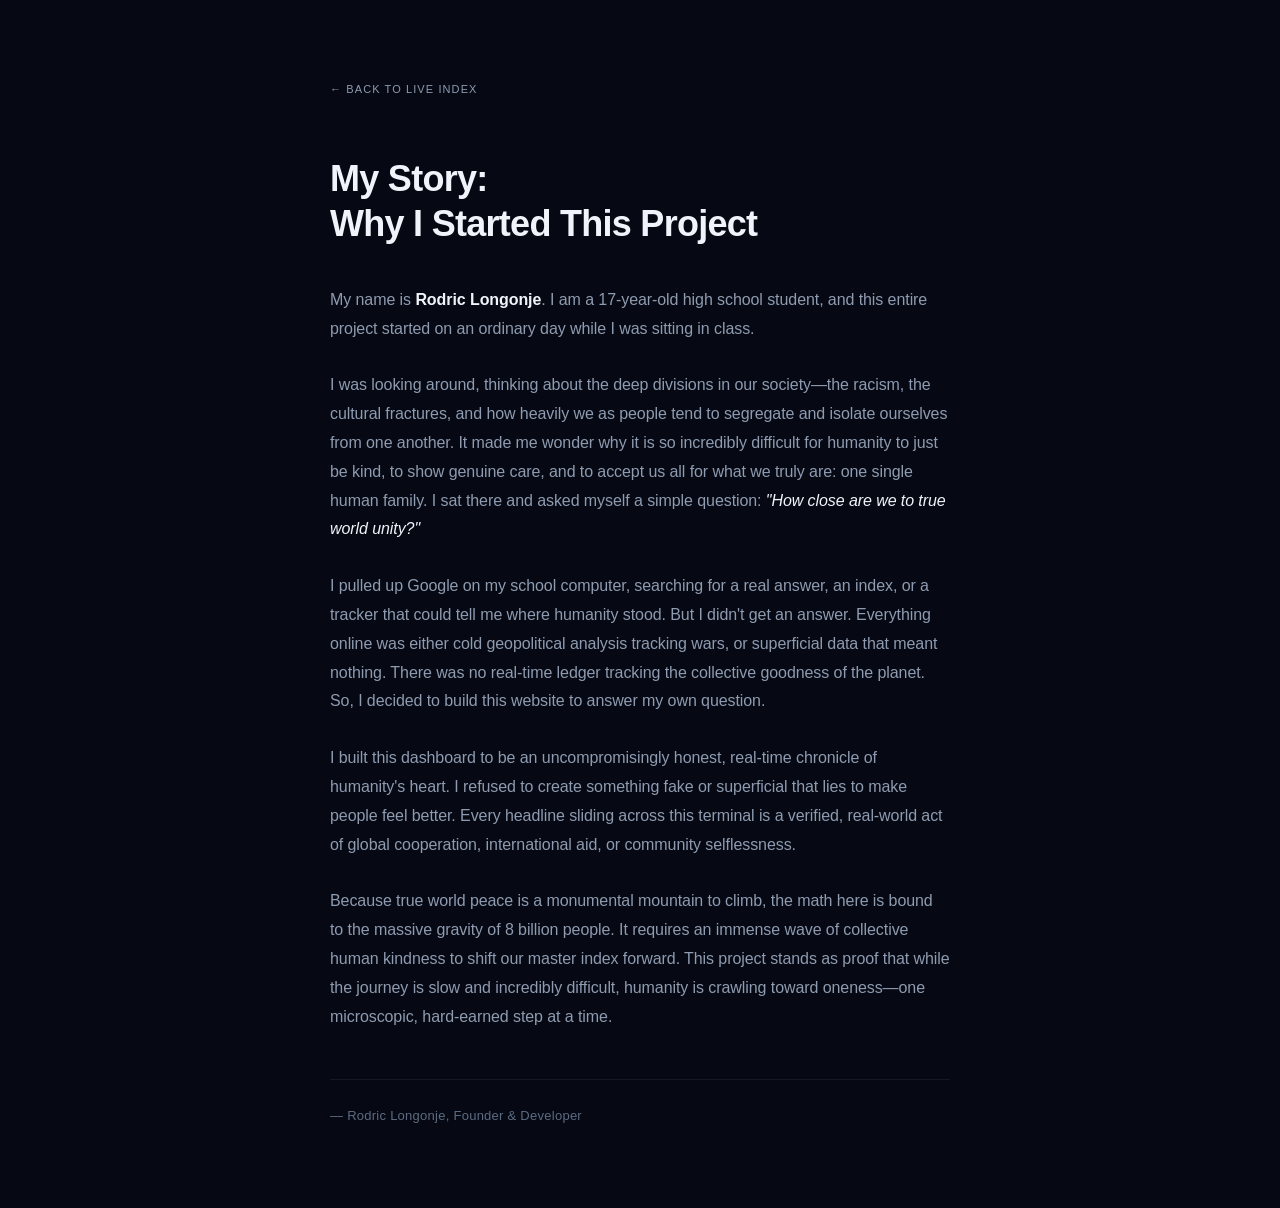
<file: about.html>
<!DOCTYPE html>
<html lang="en">
<head>
    <meta charset="UTF-8">
    <meta name="viewport" content="width=device-width, initial-scale=1.0">
    <title>My Story - How Close Are We To World Unity?</title>
    <style>
        :root {
            --bg-main: #060913;
            --text-primary: #f0f3fa;
            --text-secondary: #8e9bb0;
            --accent-dim: #5c6b82;
        }

        * {
            box-sizing: border-box;
            margin: 0;
            padding: 0;
        }

        body {
            font-family: -apple-system, BlinkMacSystemFont, "Inter", "Segoe UI", sans-serif;
            background-color: var(--bg-main);
            color: var(--text-primary);
            min-height: 100vh;
            display: flex;
            justify-content: center;
            padding: 5rem 2rem;
            line-height: 1.8;
            -webkit-font-smoothing: antialiased;
        }

        .editorial-wrapper {
            max-width: 620px;
            width: 100%;
            display: flex;
            flex-direction: column;
        }

        .back-nav {
            display: inline-flex;
            align-items: center;
            color: var(--text-secondary);
            text-decoration: none;
            font-size: 11px;
            font-weight: 500;
            letter-spacing: 0.1em;
            text-transform: uppercase;
            margin-bottom: 3.5rem;
            transition: color 0.2s ease;
        }

        .back-nav:hover {
            color: var(--text-primary);
        }

        .article-title {
            font-size: clamp(24px, 4vw, 36px);
            font-weight: 800;
            letter-spacing: -0.02em;
            line-height: 1.25;
            margin-bottom: 2.5rem;
            color: var(--text-primary);
        }

        .content-body p {
            font-size: 16px;
            color: var(--text-secondary);
            margin-bottom: 1.75rem;
            letter-spacing: -0.005em;
        }

        .content-body strong {
            color: var(--text-primary);
            font-weight: 600;
        }

        .content-body em {
            color: var(--text-primary);
            font-style: italic;
        }

        .author-signature {
            margin-top: 3rem;
            padding-top: 1.5rem;
            border-top: 1px solid rgba(255, 255, 255, 0.06);
            font-size: 13px;
            color: var(--accent-dim);
            letter-spacing: 0.02em;
        }
    </style>
</head>
<body>
    <main class="editorial-wrapper">
        <a href="index.html" class="back-nav">&larr; Back to Live Index</a>
        
        <h1 class="article-title">My Story:<br>Why I Started This Project</h1>
        
        <article class="content-body">
            <p>
              My name is <strong>Rodric Longonje</strong>. I am a 17-year-old high school student, and this entire project started on an ordinary day while I was sitting in class. 
            </p>
            <p>
              I was looking around, thinking about the deep divisions in our society—the racism, the cultural fractures, and how heavily we as people tend to segregate and isolate ourselves from one another. It made me wonder why it is so incredibly difficult for humanity to just be kind, to show genuine care, and to accept us all for what we truly are: one single human family. I sat there and asked myself a simple question: <em>"How close are we to true world unity?"</em>
            </p>
            <p>
              I pulled up Google on my school computer, searching for a real answer, an index, or a tracker that could tell me where humanity stood. But I didn't get an answer. Everything online was either cold geopolitical analysis tracking wars, or superficial data that meant nothing. There was no real-time ledger tracking the collective goodness of the planet. So, I decided to build this website to answer my own question.
            </p>
            <p>
              I built this dashboard to be an uncompromisingly honest, real-time chronicle of humanity's heart. I refused to create something fake or superficial that lies to make people feel better. Every headline sliding across this terminal is a verified, real-world act of global cooperation, international aid, or community selflessness. 
            </p>
            <p>
              Because true world peace is a monumental mountain to climb, the math here is bound to the massive gravity of 8 billion people. It requires an immense wave of collective human kindness to shift our master index forward. This project stands as proof that while the journey is slow and incredibly difficult, humanity is crawling toward oneness—one microscopic, hard-earned step at a time.
            </p>
            
            <div class="author-signature">
                &mdash; Rodric Longonje, Founder & Developer
            </div>
        </article>
    </main>
</body>
</html>
</file>
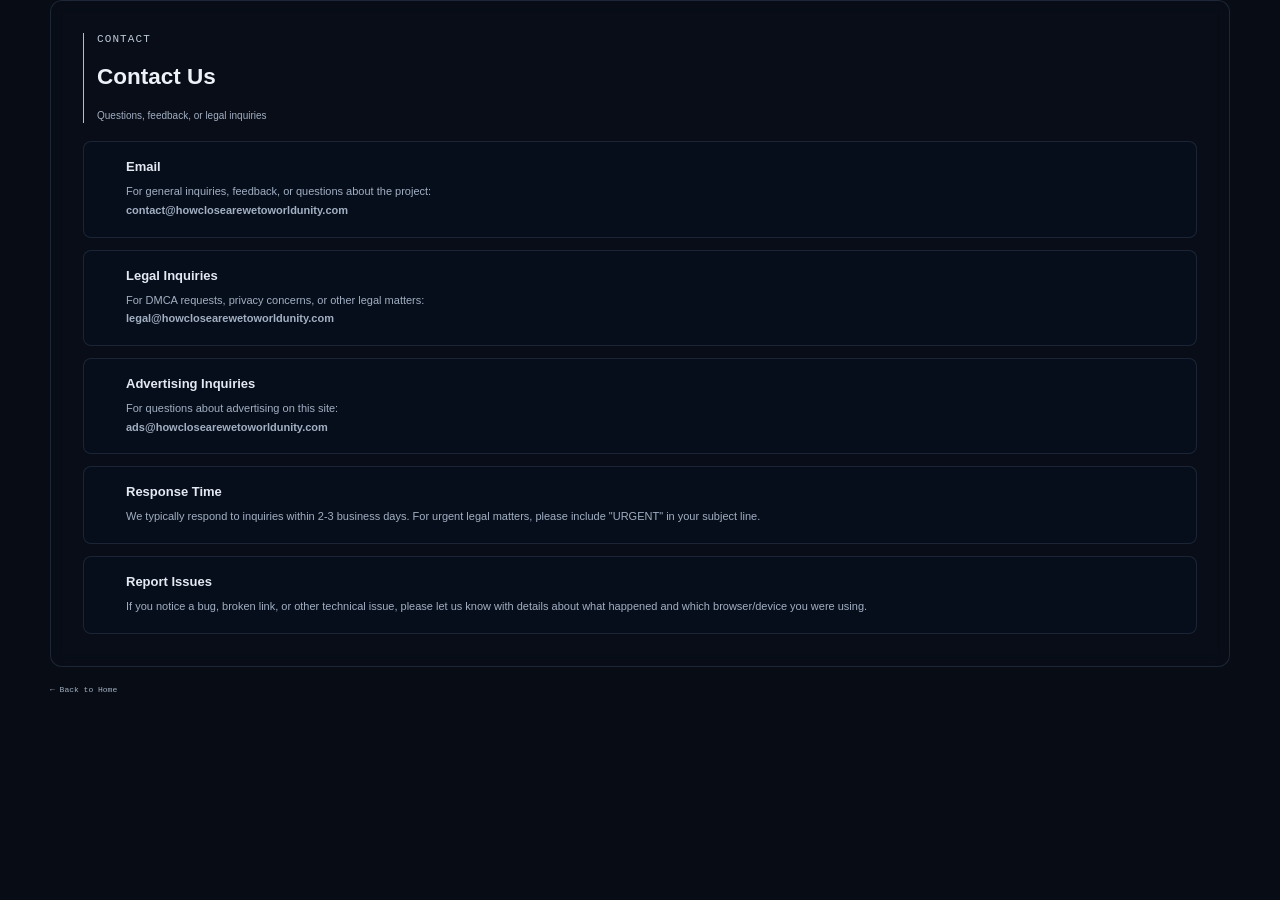
<file: contact.html>
<!doctype html>
<html lang="en">
<head>
  <meta charset="utf-8">
  <meta name="viewport" content="width=device-width, initial-scale=1">
  <meta name="theme-color" content="#080c14">
  <title>Contact - How Close Are We to World Unity?</title>
  <link rel="stylesheet" href="styles.css">
</head>
<body>
  <main class="app-shell">
    <section class="philosophy-panel">
      <header class="content-section-heading">
        <p class="section-kicker">CONTACT</p>
        <h1>Contact Us</h1>
        <p>Questions, feedback, or legal inquiries</p>
      </header>

      <div class="philosophy-grid">
        <article class="philosophy-section">
          <h3>Email</h3>
          <p>
            For general inquiries, feedback, or questions about the project:
          </p>
          <p>
            <strong>contact@howclosearewetoworldunity.com</strong>
          </p>
        </article>

        <article class="philosophy-section">
          <h3>Legal Inquiries</h3>
          <p>
            For DMCA requests, privacy concerns, or other legal matters:
          </p>
          <p>
            <strong>legal@howclosearewetoworldunity.com</strong>
          </p>
        </article>

        <article class="philosophy-section">
          <h3>Advertising Inquiries</h3>
          <p>
            For questions about advertising on this site:
          </p>
          <p>
            <strong>ads@howclosearewetoworldunity.com</strong>
          </p>
        </article>

        <article class="philosophy-section">
          <h3>Response Time</h3>
          <p>
            We typically respond to inquiries within 2-3 business days. For urgent legal matters,
            please include "URGENT" in your subject line.
          </p>
        </article>

        <article class="philosophy-section">
          <h3>Report Issues</h3>
          <p>
            If you notice a bug, broken link, or other technical issue, please let us know with
            details about what happened and which browser/device you were using.
          </p>
        </article>
      </div>
    </section>

    <footer class="page-footer">
      <a href="index.html">&larr; Back to Home</a>
    </footer>
  </main>
</body>
</html>
</file>
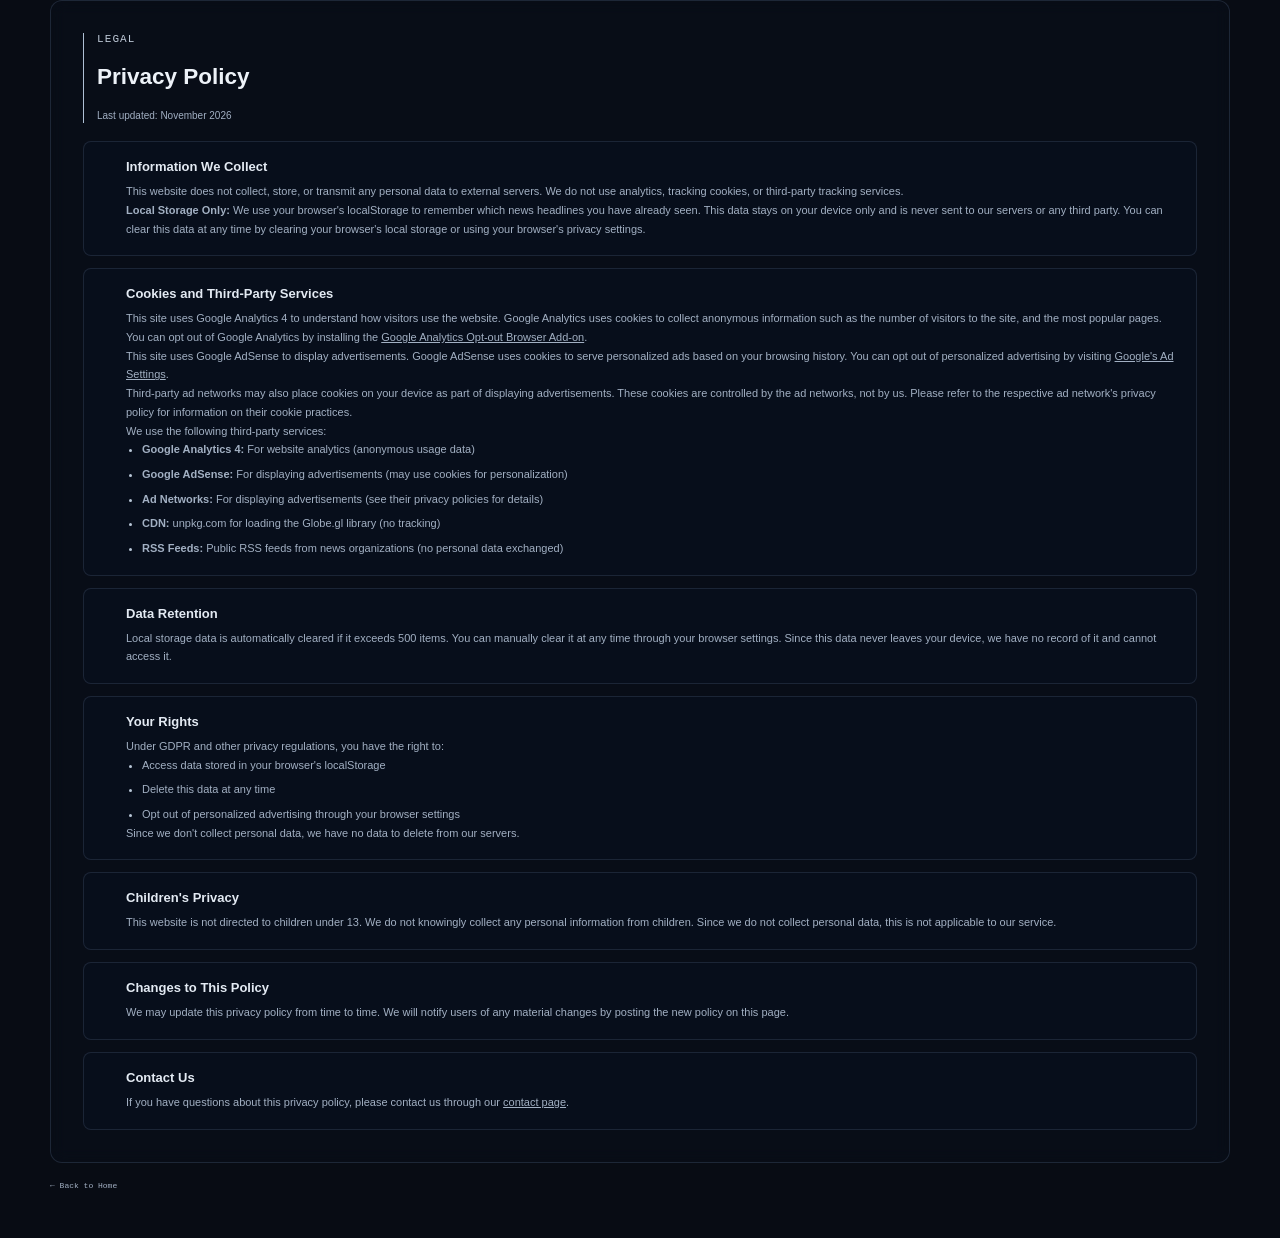
<file: privacy.html>
<!doctype html>
<html lang="en">
<head>
  <meta charset="utf-8">
  <meta name="viewport" content="width=device-width, initial-scale=1">
  <meta name="theme-color" content="#080c14">
  <title>Privacy Policy - How Close Are We to World Unity?</title>
  <link rel="stylesheet" href="styles.css">
</head>
<body>
  <main class="app-shell">
    <section class="philosophy-panel">
      <header class="content-section-heading">
        <p class="section-kicker">LEGAL</p>
        <h1>Privacy Policy</h1>
        <p>Last updated: November 2026</p>
      </header>

      <div class="philosophy-grid">
        <article class="philosophy-section">
          <h3>Information We Collect</h3>
          <p>
            This website does not collect, store, or transmit any personal data to external servers.
            We do not use analytics, tracking cookies, or third-party tracking services.
          </p>
          <p>
            <strong>Local Storage Only:</strong> We use your browser's localStorage to remember which
            news headlines you have already seen. This data stays on your device only and is never
            sent to our servers or any third party. You can clear this data at any time by clearing
            your browser's local storage or using your browser's privacy settings.
          </p>
        </article>

        <article class="philosophy-section">
          <h3>Cookies and Third-Party Services</h3>
          <p>
            This site uses Google Analytics 4 to understand how visitors use the website. Google
            Analytics uses cookies to collect anonymous information such as the number of visitors
            to the site, and the most popular pages. You can opt out of Google Analytics by
            installing the <a href="https://tools.google.com/dlpage/gaoptout" target="_blank" rel="noopener noreferrer">Google Analytics Opt-out Browser Add-on</a>.
          </p>
          <p>
            This site uses Google AdSense to display advertisements. Google AdSense uses cookies to
            serve personalized ads based on your browsing history. You can opt out of personalized
            advertising by visiting <a href="https://www.google.com/settings/ads" target="_blank" rel="noopener noreferrer">Google's Ad Settings</a>.
          </p>
          <p>
            Third-party ad networks may also place cookies on your device as part of displaying
            advertisements. These cookies are controlled by the ad networks, not by us. Please refer
            to the respective ad network's privacy policy for information on their cookie practices.
          </p>
          <p>
            We use the following third-party services:
          </p>
          <ul>
            <li><strong>Google Analytics 4:</strong> For website analytics (anonymous usage data)</li>
            <li><strong>Google AdSense:</strong> For displaying advertisements (may use cookies for personalization)</li>
            <li><strong>Ad Networks:</strong> For displaying advertisements (see their privacy policies for details)</li>
            <li><strong>CDN:</strong> unpkg.com for loading the Globe.gl library (no tracking)</li>
            <li><strong>RSS Feeds:</strong> Public RSS feeds from news organizations (no personal data exchanged)</li>
          </ul>
        </article>

        <article class="philosophy-section">
          <h3>Data Retention</h3>
          <p>
            Local storage data is automatically cleared if it exceeds 500 items. You can manually
            clear it at any time through your browser settings. Since this data never leaves your
            device, we have no record of it and cannot access it.
          </p>
        </article>

        <article class="philosophy-section">
          <h3>Your Rights</h3>
          <p>
            Under GDPR and other privacy regulations, you have the right to:
          </p>
          <ul>
            <li>Access data stored in your browser's localStorage</li>
            <li>Delete this data at any time</li>
            <li>Opt out of personalized advertising through your browser settings</li>
          </ul>
          <p>
            Since we don't collect personal data, we have no data to delete from our servers.
          </p>
        </article>

        <article class="philosophy-section">
          <h3>Children's Privacy</h3>
          <p>
            This website is not directed to children under 13. We do not knowingly collect any
            personal information from children. Since we do not collect personal data, this is not
            applicable to our service.
          </p>
        </article>

        <article class="philosophy-section">
          <h3>Changes to This Policy</h3>
          <p>
            We may update this privacy policy from time to time. We will notify users of any
            material changes by posting the new policy on this page.
          </p>
        </article>

        <article class="philosophy-section">
          <h3>Contact Us</h3>
          <p>
            If you have questions about this privacy policy, please contact us through our
            <a href="contact.html">contact page</a>.
          </p>
        </article>
      </div>
    </section>

    <footer class="page-footer">
      <a href="index.html">&larr; Back to Home</a>
    </footer>
  </main>
</body>
</html>
</file>
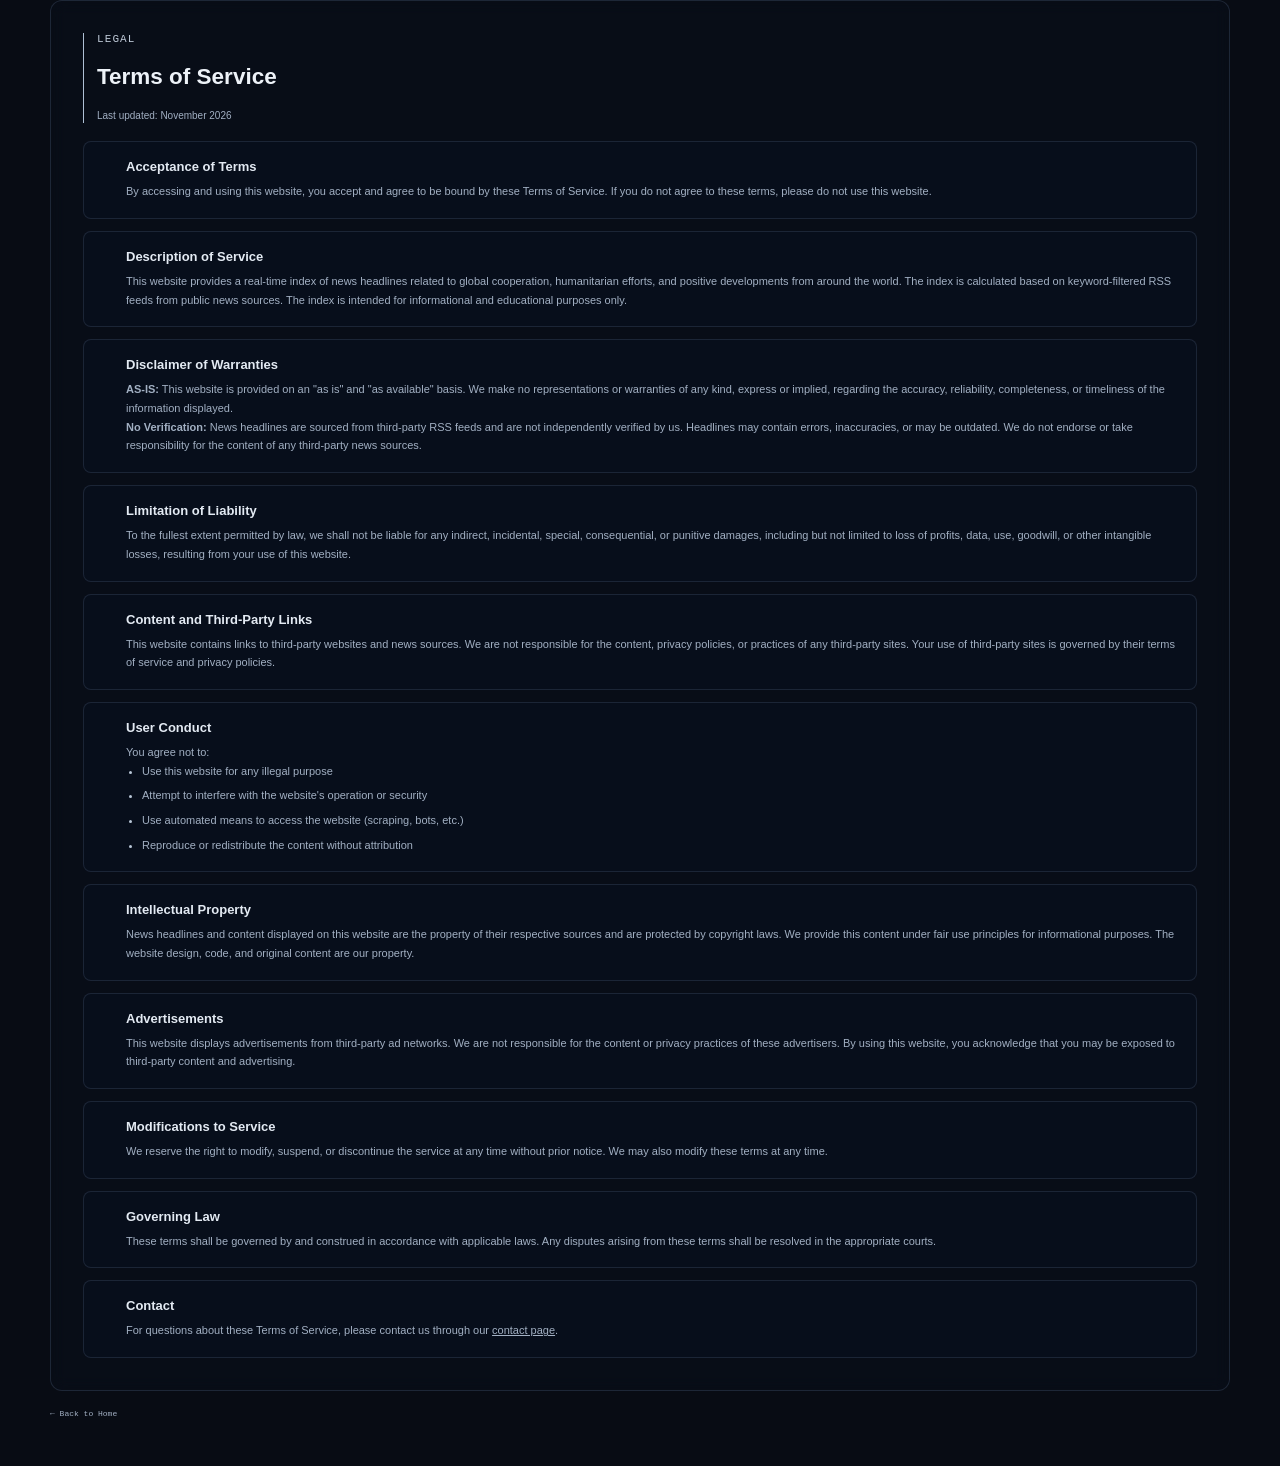
<file: terms.html>
<!doctype html>
<html lang="en">
<head>
  <meta charset="utf-8">
  <meta name="viewport" content="width=device-width, initial-scale=1">
  <meta name="theme-color" content="#080c14">
  <title>Terms of Service - How Close Are We to World Unity?</title>
  <link rel="stylesheet" href="styles.css">
</head>
<body>
  <main class="app-shell">
    <section class="philosophy-panel">
      <header class="content-section-heading">
        <p class="section-kicker">LEGAL</p>
        <h1>Terms of Service</h1>
        <p>Last updated: November 2026</p>
      </header>

      <div class="philosophy-grid">
        <article class="philosophy-section">
          <h3>Acceptance of Terms</h3>
          <p>
            By accessing and using this website, you accept and agree to be bound by these Terms
            of Service. If you do not agree to these terms, please do not use this website.
          </p>
        </article>

        <article class="philosophy-section">
          <h3>Description of Service</h3>
          <p>
            This website provides a real-time index of news headlines related to global cooperation,
            humanitarian efforts, and positive developments from around the world. The index is
            calculated based on keyword-filtered RSS feeds from public news sources. The index is
            intended for informational and educational purposes only.
          </p>
        </article>

        <article class="philosophy-section">
          <h3>Disclaimer of Warranties</h3>
          <p>
            <strong>AS-IS:</strong> This website is provided on an "as is" and "as available" basis.
            We make no representations or warranties of any kind, express or implied, regarding the
            accuracy, reliability, completeness, or timeliness of the information displayed.
          </p>
          <p>
            <strong>No Verification:</strong> News headlines are sourced from third-party RSS feeds
            and are not independently verified by us. Headlines may contain errors, inaccuracies, or
            may be outdated. We do not endorse or take responsibility for the content of any
            third-party news sources.
          </p>
        </article>

        <article class="philosophy-section">
          <h3>Limitation of Liability</h3>
          <p>
            To the fullest extent permitted by law, we shall not be liable for any indirect,
            incidental, special, consequential, or punitive damages, including but not limited to
            loss of profits, data, use, goodwill, or other intangible losses, resulting from your
            use of this website.
          </p>
        </article>

        <article class="philosophy-section">
          <h3>Content and Third-Party Links</h3>
          <p>
            This website contains links to third-party websites and news sources. We are not
            responsible for the content, privacy policies, or practices of any third-party sites.
            Your use of third-party sites is governed by their terms of service and privacy policies.
          </p>
        </article>

        <article class="philosophy-section">
          <h3>User Conduct</h3>
          <p>
            You agree not to:
          </p>
          <ul>
            <li>Use this website for any illegal purpose</li>
            <li>Attempt to interfere with the website's operation or security</li>
            <li>Use automated means to access the website (scraping, bots, etc.)</li>
            <li>Reproduce or redistribute the content without attribution</li>
          </ul>
        </article>

        <article class="philosophy-section">
          <h3>Intellectual Property</h3>
          <p>
            News headlines and content displayed on this website are the property of their
            respective sources and are protected by copyright laws. We provide this content under
            fair use principles for informational purposes. The website design, code, and original
            content are our property.
          </p>
        </article>

        <article class="philosophy-section">
          <h3>Advertisements</h3>
          <p>
            This website displays advertisements from third-party ad networks. We are not responsible
            for the content or privacy practices of these advertisers. By using this website, you
            acknowledge that you may be exposed to third-party content and advertising.
          </p>
        </article>

        <article class="philosophy-section">
          <h3>Modifications to Service</h3>
          <p>
            We reserve the right to modify, suspend, or discontinue the service at any time without
            prior notice. We may also modify these terms at any time.
          </p>
        </article>

        <article class="philosophy-section">
          <h3>Governing Law</h3>
          <p>
            These terms shall be governed by and construed in accordance with applicable laws. Any
            disputes arising from these terms shall be resolved in the appropriate courts.
          </p>
        </article>

        <article class="philosophy-section">
          <h3>Contact</h3>
          <p>
            For questions about these Terms of Service, please contact us through our
            <a href="contact.html">contact page</a>.
          </p>
        </article>
      </div>
    </section>

    <footer class="page-footer">
      <a href="index.html">&larr; Back to Home</a>
    </footer>
  </main>
</body>
</html>
</file>
<file: styles.css>
:root {
  color-scheme: dark;
  --background: #080c14;
  --panel: rgba(9, 15, 28, 0.64);
  --panel-strong: rgba(8, 13, 24, 0.82);
  --border: rgba(131, 158, 197, 0.18);
  --text: #edf2f8;
  --muted: #a2b0c3;
  --quiet: #78889e;
  --accent: #9db7d7;
  --mono: "SFMono-Regular", Consolas, "Liberation Mono", monospace;
  --sans: -apple-system, BlinkMacSystemFont, "Segoe UI", Roboto, Helvetica, Arial, sans-serif;
  font-family: var(--sans);
}

* {
  box-sizing: border-box;
}

html {
  min-width: 320px;
  min-height: 100%;
  background: var(--background);
  scroll-behavior: smooth;
  scrollbar-color: #566276 #101722;
}

body {
  min-width: 320px;
  min-height: 100vh;
  margin: 0;
  overflow-x: hidden;
  color: var(--text);
  background: var(--background);
  font-size: 15px;
  font-weight: 400;
  -webkit-font-smoothing: antialiased;
  -moz-osx-font-smoothing: grayscale;
  text-rendering: optimizeLegibility;
  font-feature-settings: "liga" 1, "calt" 1;
}

button,
input,
summary {
  color: inherit;
  font: inherit;
}

a {
  color: inherit;
}

.visually-hidden {
  position: absolute;
  width: 1px;
  height: 1px;
  overflow: hidden;
  clip: rect(0, 0, 0, 0);
  white-space: nowrap;
  clip-path: inset(50%);
}

.globe-backdrop {
  position: fixed;
  z-index: 0;
  top: 0;
  left: 0;
  width: 100vw;
  height: 100vh;
  overflow: hidden;
  background: #000000;
  pointer-events: none;
}

#connection-map {
  position: fixed !important;
  top: 0 !important;
  left: 0 !important;
  width: 100vw !important;
  height: 100vh !important;
  z-index: 0 !important;
  background-color: #000000 !important;
  pointer-events: auto !important;
  touch-action: none;
  cursor: grab;
  transform: scale(1.3);
  transform-origin: center center;
}

#connection-map canvas {
  display: block !important;
  width: 100% !important;
  height: 100% !important;
}

#connection-map:active {
  cursor: grabbing;
}

#connection-map > div {
  width: 100%;
  height: 100%;
}

#connection-map canvas {
  display: block;
  width: 100%;
  height: 100%;
  outline: none;
  background: transparent;
}

.backdrop-shade {
  position: fixed;
  z-index: 0;
  inset: 0;
  background: transparent;
  pointer-events: none;
}

.app-shell {
  position: relative;
  z-index: 1;
  display: grid;
  width: min(100% - 48px, 1180px);
  min-height: 100vh;
  grid-template-columns: minmax(0, 1fr);
  align-content: start;
  gap: 18px;
  margin: 0 auto;
  padding: 0 0 48px;
}

.sticky-hero {
  position: relative;
  z-index: 5;
  display: grid;
  gap: 12px;
  padding: 18px 0 14px;
  border-bottom: 0;
  background: transparent;
}

.info-header {
  display: flex;
  align-items: center;
  justify-content: center;
  gap: 16px;
  background: transparent;
  border: none;
  backdrop-filter: none;
  -webkit-backdrop-filter: none;
}

.info-eyebrow,
.section-kicker {
  margin: 0 0 7px;
  color: var(--muted);
  font-family: var(--mono);
  font-size: 11px;
  letter-spacing: 0.1em;
  text-transform: uppercase;
}

.info-eyebrow .nav-link-inline {
  font-family: var(--mono);
  font-size: 11px;
  letter-spacing: 0.08em;
}

.page-title {
  margin: 0 auto;
  color: #e5ebf4;
  font-size: clamp(26px, 4vw, 44px);
  font-weight: 600;
  letter-spacing: -0.02em;
  line-height: 1.1;
  text-align: center;
  width: 100%;
}

.title-block {
  flex: 1 1 auto;
  text-align: center;
}

.hero-actions {
  display: flex;
  flex: 0 0 auto;
  align-items: center;
  gap: 12px;
}

.live-indicator {
  display: inline-flex;
  align-items: center;
  gap: 7px;
  color: var(--muted);
  font-family: var(--mono);
  font-size: 8px;
  letter-spacing: 0.04em;
  white-space: nowrap;
}

.live-dot,
.source-dot {
  width: 7px;
  height: 7px;
  flex: 0 0 auto;
  border: 1px solid var(--muted);
  border-radius: 50%;
  background: transparent;
}

.live-indicator[data-state="live"] .live-dot,
.source-chip[data-state="live"] .source-dot {
  background: #c6d6e8;
}

.live-indicator[data-state="partial"] .live-dot,
.live-indicator[data-state="error"] .live-dot,
.source-chip[data-state="error"] .source-dot {
  background: #8795a7;
}

.pause-button {
  width: 32px;
  height: 32px;
  display: grid;
  flex: 0 0 auto;
  place-items: center;
  border: 1px solid var(--border);
  border-radius: 50%;
  color: var(--muted);
  background: rgba(14, 23, 38, 0.82);
  cursor: pointer;
}

.pause-button:hover {
  color: var(--text);
  border-color: rgba(176, 199, 229, 0.42);
}

.nav-link {
  color: #f0f3fa;
  text-decoration: none;
  font-size: 11px;
  letter-spacing: 0.08em;
  text-transform: uppercase;
  margin-right: 1.5rem;
  padding: 6px 14px;
  border: 1px solid rgba(176, 199, 229, 0.3);
  border-radius: 20px;
  background: rgba(13, 20, 38, 0.6);
  backdrop-filter: blur(8px);
  -webkit-backdrop-filter: blur(8px);
  transition: all 0.2s ease;
  font-weight: 500;
}

.nav-link:hover {
  color: #ffffff;
  border-color: rgba(176, 199, 229, 0.6);
  background: rgba(13, 20, 38, 0.8);
  transform: translateY(-1px);
}

.nav-link-inline {
  color: #f0f3fa;
  text-decoration: none;
  font-size: 11px;
  letter-spacing: 0.08em;
  text-transform: uppercase;
  margin-left: 8px;
  padding: 6px 14px;
  border: 1px solid rgba(176, 199, 229, 0.3);
  border-radius: 20px;
  background: rgba(13, 20, 38, 0.6);
  backdrop-filter: blur(8px);
  -webkit-backdrop-filter: blur(8px);
  transition: all 0.2s ease;
  font-weight: 500;
}

.nav-link-inline:hover {
  color: #ffffff;
  border-color: rgba(176, 199, 229, 0.6);
  background: rgba(13, 20, 38, 0.8);
  transform: translateY(-1px);
}


.score-label {
  margin: 0 0 1px;
  color: var(--muted);
  font-family: var(--mono);
  font-size: 8px;
  letter-spacing: 0.13em;
  text-transform: uppercase;
}

.score-line {
  display: flex;
  align-items: baseline;
  justify-content: center;
  flex-wrap: wrap;
  gap: 4px 12px;
}

.score-number {
  color: #f5f7fb;
  font-size: clamp(80px, 14vw, 140px);
  font-variant-numeric: tabular-nums;
  font-weight: 600;
  letter-spacing: -0.05em;
  line-height: 0.95;
}

.percent-sign {
  color: #b0c7e5;
  font-size: clamp(36px, 6vw, 64px);
  font-weight: 400;
  letter-spacing: -0.02em;
  margin-left: 2px;
}



.score-change {
  color: #c3d0df;
  font-family: var(--mono);
  font-size: 10px;
  font-variant-numeric: tabular-nums;
  white-space: nowrap;
  letter-spacing: 0.03em;
}

.score-caption {
  max-width: 760px;
  margin: 3px auto 9px;
  color: var(--muted);
  font-size: 10px;
  line-height: 1.5;
}

.progress-track {
  width: min(100%, 530px);
  height: 2px;
  overflow: hidden;
  margin: 0 auto;
  background: rgba(172, 190, 215, 0.19);
}

.progress-fill {
  width: 8.42%;
  height: 100%;
  background: #d6e1ee;
  transition: width 900ms ease;
}

.score-meta {
  display: flex;
  justify-content: center;
  flex-wrap: wrap;
  gap: 6px 16px;
  margin-top: 8px;
  color: var(--quiet);
  font-family: var(--mono);
  font-size: 8px;
}

.poll-status {
  color: var(--muted);
}

.glass-panel {
  border: 1px solid var(--border);
  border-radius: 12px;
  background: var(--panel);
  backdrop-filter: blur(16px);
  -webkit-backdrop-filter: blur(16px);
}

/* Floating header and score - no background panels */
.score-card {
  padding: 0;
  text-align: center;
  background: transparent;
  border: none;
  backdrop-filter: none;
  -webkit-backdrop-filter: none;
  margin: 12px 0;
}

.activity-panel {
  margin-top: 0;
  padding: 18px;
  background: rgba(11, 18, 31, 0.32);
  backdrop-filter: blur(8px);
  -webkit-backdrop-filter: blur(8px);
  border: 1px solid var(--border);
  border-radius: 12px;
}

.section-heading {
  display: flex;
  align-items: flex-end;
  justify-content: space-between;
  gap: 15px;
  padding-bottom: 12px;
  border-bottom: 1px solid var(--border);
}

.section-kicker {
  display: flex;
  align-items: center;
  gap: 7px;
  margin-bottom: 8px;
  color: #c0cbd9;
}

.terminal-light {
  width: 8px;
  height: 8px;
  display: inline-block;
  border-radius: 50%;
  background: #ff4d4d;
  animation: blink 1.5s ease-in-out infinite;
}

@keyframes blink {
  0%, 100% {
    opacity: 1;
  }
  50% {
    opacity: 0.3;
  }
}

.section-heading h2,
.content-section-heading h2 {
  margin: 0;
  color: var(--text);
  font-size: 19px;
  font-weight: 600;
  letter-spacing: -0.01em;
}

.section-heading p:not(.section-kicker),
.content-section-heading > p:last-child {
  margin: 5px 0 0;
  color: var(--muted);
  font-size: 10px;
  line-height: 1.5;
}

.section-aside {
  flex: 0 0 auto;
  color: var(--quiet);
  font-family: var(--mono);
  font-size: 8px;
  text-align: right;
}

.ticker-list {
  display: grid;
  max-height: min(42vh, 500px);
  gap: 0;
  overflow-y: auto;
  margin: 8px 0 0;
  padding: 0 4px 0 0;
  list-style: none;
  scrollbar-color: #5a6678 rgba(11, 17, 28, 0.9);
  scrollbar-width: thin;
}

.ticker-item {
  display: grid;
  min-width: 0;
  grid-template-columns: 7px minmax(0, 1fr);
  align-items: start;
  gap: 4px 10px;
  padding: 11px 8px;
  border-bottom: 1px solid rgba(131, 158, 197, 0.14);
  background: rgba(11, 18, 31, 0.56);
}

.ticker-new-item {
  animation: slideIn 0.5s ease-out;
}

.ticker-live-alert {
  border-left: 3px solid #ff6b6b;
  background: rgba(255, 107, 107, 0.08);
}

@keyframes slideIn {
  from {
    opacity: 0;
    transform: translateX(-20px);
  }
  to {
    opacity: 1;
    transform: translateX(0);
  }
}

.ticker-item:first-child {
  border-radius: 6px 6px 0 0;
}

.ticker-dot {
  width: 5px;
  height: 5px;
  margin-top: 5px;
  border: 1px solid #bac8d9;
  border-radius: 50%;
  background: #9fadc0;
}

.ticker-time {
  grid-column: 2;
  color: #c4d0df;
  font-family: var(--mono);
  font-size: 9px;
  font-variant-numeric: tabular-nums;
  line-height: 1.45;
}

.ticker-source {
  grid-column: 2;
  color: #9cabc0;
  font-family: var(--mono);
  font-size: 8px;
  line-height: 1.4;
}

.ticker-link {
  min-width: 0;
  grid-column: 2;
  color: #e5ebf3;
  font-size: 13px;
  font-weight: 500;
  line-height: 1.5;
  text-decoration: none;
  overflow-wrap: anywhere;
}

.ticker-link:hover {
  text-decoration: underline;
  text-underline-offset: 3px;
}

.ticker-route,
.ticker-credit {
  grid-column: 2;
  color: var(--quiet);
  font-family: var(--mono);
  font-size: 8px;
}

.ticker-credit.ticker-volume-step {
  color: #d4e1ef;
}

.ticker-credit {
  font-weight: 500;
  letter-spacing: 0.05em;
  text-transform: uppercase;
}

.ticker-empty {
  padding: 18px 10px;
  border-bottom: 1px solid var(--border);
  color: var(--muted);
  font-size: 11px;
  line-height: 1.6;
}

.globe-controls {
  padding: 11px 16px 9px;
  background: rgba(11, 18, 31, 0.32);
  backdrop-filter: blur(8px);
  -webkit-backdrop-filter: blur(8px);
  border: 1px solid var(--border);
  border-radius: 12px;
}

.map-legend {
  display: flex;
  justify-content: center;
  flex-wrap: wrap;
  gap: 4px 20px;
}

.map-legend button {
  padding: 4px 0;
  border: 0;
  color: var(--muted);
  background: transparent;
  cursor: pointer;
  font-size: 9px;
}

.map-legend button:hover,
.map-legend button[aria-pressed="true"] {
  color: var(--text);
  text-decoration: underline;
  text-underline-offset: 3px;
}

.map-load-status {
  position: absolute;
  z-index: 2;
  top: 50%;
  left: 50%;
  width: max-content;
  max-width: calc(100% - 32px);
  margin: 0;
  padding: 9px 12px;
  transform: translate(-50%, -50%);
  border: 1px solid var(--border);
  border-radius: 5px;
  color: var(--muted);
  background: var(--panel-strong);
  font-size: 11px;
  text-align: center;
  pointer-events: none;
}

.map-load-status[hidden] {
  display: none;
}

.globe-credit {
  position: absolute;
  right: 10px;
  bottom: 9px;
  margin: 0;
  padding: 4px 6px;
  border: 1px solid var(--border);
  border-radius: 4px;
  color: var(--muted);
  background: rgba(7, 12, 20, 0.72);
  font-size: 8px;
  pointer-events: auto;
}

.globe-credit a {
  color: var(--text);
}

.globe-pin {
  position: relative;
  display: grid;
  width: 22px;
  height: 22px;
  padding: 0;
  place-items: center;
  border: 0;
  border-radius: 50%;
  background: transparent;
  cursor: pointer;
  pointer-events: auto;
  -webkit-tap-highlight-color: transparent;
}

.globe-pin-dot {
  width: 7px;
  height: 7px;
  border: 1px solid #e4ebf4;
  border-radius: 50%;
  background: #aebdd0;
}

.globe-pin.is-occluded {
  opacity: 0;
  pointer-events: none;
  visibility: hidden;
}

.globe-pin:hover .globe-pin-dot,
.globe-pin:focus-visible .globe-pin-dot,
.globe-pin.is-selected .globe-pin-dot {
  transform: scale(1.25);
  background: #fff;
}

.philosophy-panel,
.story-panel {
  padding: clamp(20px, 3vw, 32px);
  background: rgba(11, 18, 31, 0.32);
  backdrop-filter: blur(8px);
  -webkit-backdrop-filter: blur(8px);
  border: 1px solid var(--border);
  border-radius: 12px;
}

.content-section-heading {
  margin-bottom: 18px;
  padding-left: 13px;
  border-left: 1px solid #aebfd4;
}

.content-section-heading .section-kicker {
  margin-bottom: 7px;
}

.content-section-heading > p:last-child {
  margin-top: 6px;
}

.philosophy-grid {
  display: grid;
  gap: 12px;
}

.philosophy-section {
  position: relative;
  padding: 17px 18px 17px 42px;
  border: 1px solid rgba(131, 158, 197, 0.16);
  border-radius: 8px;
  background: rgba(10, 17, 30, 0.69);
}

.about-section-number {
  position: absolute;
  top: 19px;
  left: 17px;
  color: #9fadc1;
  font-family: var(--mono);
  font-size: 9px;
}

.philosophy-section h3,
.story-copy h3 {
  margin: 0 0 8px;
  color: #e3eaf3;
  font-size: 13px;
  font-weight: 550;
}

.philosophy-section p,
.philosophy-section ul,
.story-copy p {
  margin: 0;
  color: var(--muted);
  font-size: 11px;
  line-height: 1.7;
}

.philosophy-section ul {
  display: grid;
  gap: 6px;
  padding-left: 16px;
}

.philosophy-section li::marker {
  color: #b9c7d8;
}

.methodology {
  padding: 14px 16px;
  border: 1px solid rgba(131, 158, 197, 0.16);
  border-radius: 8px;
  background: rgba(10, 17, 30, 0.69);
}

.methodology summary {
  color: var(--muted);
  cursor: pointer;
  font-size: 11px;
}

.methodology-content {
  max-width: 900px;
  padding-top: 8px;
  color: var(--quiet);
  font-family: var(--mono);
  font-size: 9px;
  line-height: 1.7;
}

.methodology-content p {
  margin: 8px 0;
}

.story-card {
  display: grid;
  grid-template-columns: 54px minmax(0, 1fr);
  gap: 15px;
  padding: 22px;
  border: 1px solid rgba(131, 158, 197, 0.18);
  border-radius: 9px;
  background: rgba(10, 17, 30, 0.72);
}

.story-mark {
  width: 48px;
  height: 48px;
  display: grid;
  place-items: center;
  border: 1px solid rgba(158, 183, 215, 0.35);
  border-radius: 50%;
  color: #c6d4e5;
  background: rgba(66, 89, 121, 0.22);
  font-size: 16px;
}

.story-copy {
  min-width: 0;
}

.story-copy h3 {
  margin-bottom: 3px;
  font-size: 14px;
}

.story-copy .story-placeholder + .story-placeholder {
  margin-top: 10px;
}

.page-footer {
  display: flex;
  justify-content: space-between;
  flex-wrap: wrap;
  gap: 8px 16px;
  color: var(--quiet);
  font-family: var(--mono);
  font-size: 8px;
}

.page-footer a {
  color: var(--muted);
  text-decoration: none;
}

.page-footer a:hover {
  color: var(--text);
  text-decoration: underline;
}

.pause-button:focus-visible,
.ticker-link:focus-visible,
.map-legend button:focus-visible,
.methodology summary:focus-visible,
.globe-pin:focus-visible {
  outline: 1px solid #e0e8f2;
  outline-offset: 3px;
}

@media (max-width: 700px) {
  .app-shell {
    width: min(100% - 28px, 1180px);
    gap: 13px;
    padding-bottom: 28px;
  }

  .sticky-hero {
    gap: 9px;
    padding: 13px 0 10px;
  }

  .info-header {
    align-items: flex-start;
  }

  .hero-actions {
    gap: 7px;
  }

  .live-indicator {
    max-width: 112px;
    font-size: 7px;
    white-space: normal;
  }

  .page-title {
    font-size: clamp(16px, 4.5vw, 24px);
    text-align: center;
  }

  .title-block {
    text-align: left;
  }

  .info-eyebrow {
    font-size: 10px;
  }

  .score-number {
    font-size: clamp(60px, 16vw, 88px);
  }

  .score-caption {
    max-width: 94%;
    font-size: 9px;
  }

  .activity-panel {
    padding: 13px 11px;
  }

  .section-heading {
    align-items: flex-start;
    flex-direction: column;
    gap: 7px;
  }

  .section-aside {
    text-align: left;
  }

  .ticker-list {
    max-height: 40vh;
  }

  .philosophy-panel,
  .story-panel {
    padding: 17px 13px;
  }

  .story-card {
    grid-template-columns: 1fr;
    padding: 16px;
  }

  .page-footer {
    justify-content: center;
    text-align: center;
  }
}

@media (prefers-reduced-motion: reduce) {
  *,
  *::before,
  *::after {
    scroll-behavior: auto !important;
    animation-duration: 0.01ms !important;
    animation-iteration-count: 1 !important;
    transition-duration: 0.01ms !important;
  }
}

/* Ad wrapper - minimal styling */
.ad-wrapper {
  margin-top: 24px;
  padding: 8px 0;
  text-align: center;
}

/* Ensure ads don't overflow on mobile */
.ad-wrapper iframe,
.ad-wrapper img {
  max-width: 100%;
  height: auto;
}

/* Forcefully hide any Social Bar elements */
iframe[src*="14/899c3596ba5176a85681b82b69ac37ef"],
div[id*="social-bar"],
div[class*="social-bar"],
div[style*="position: fixed"][style*="top: 0"] {
  display: none !important;
  visibility: hidden !important;
  opacity: 0 !important;
}
</file>
